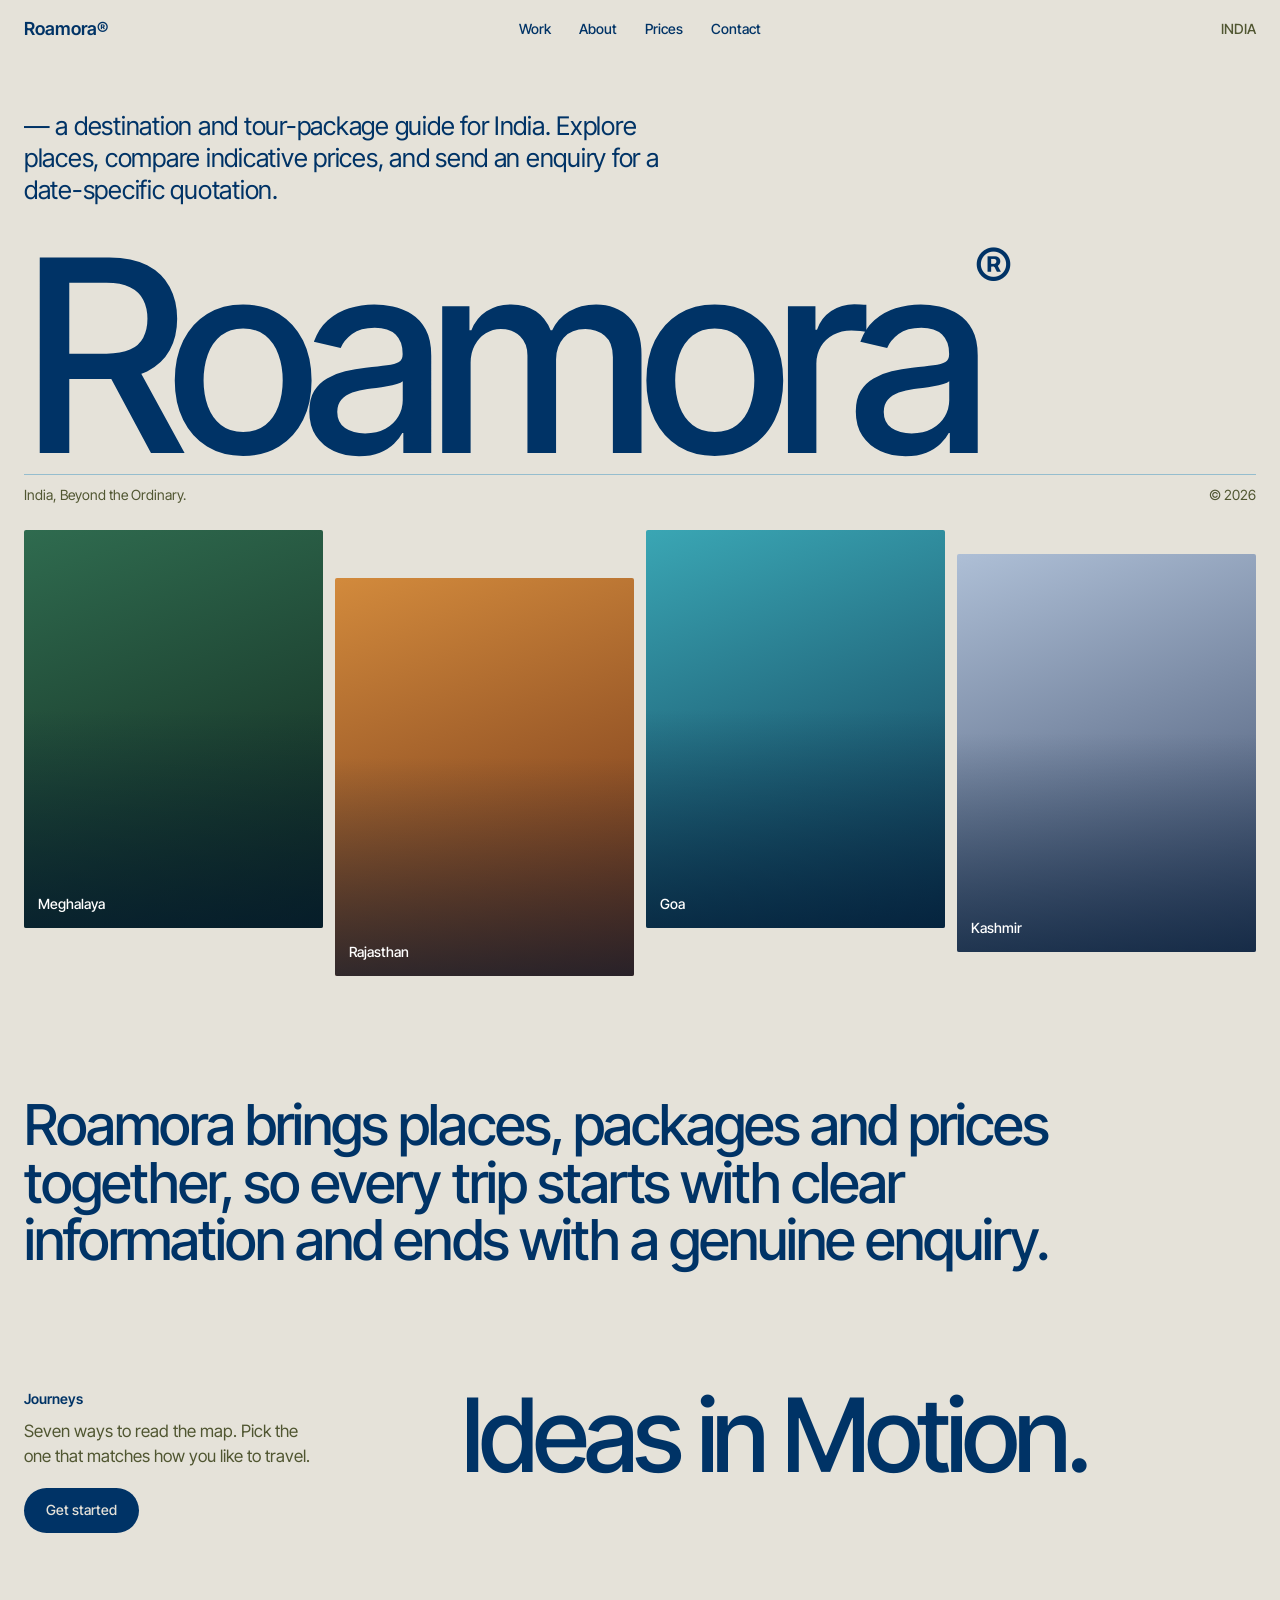
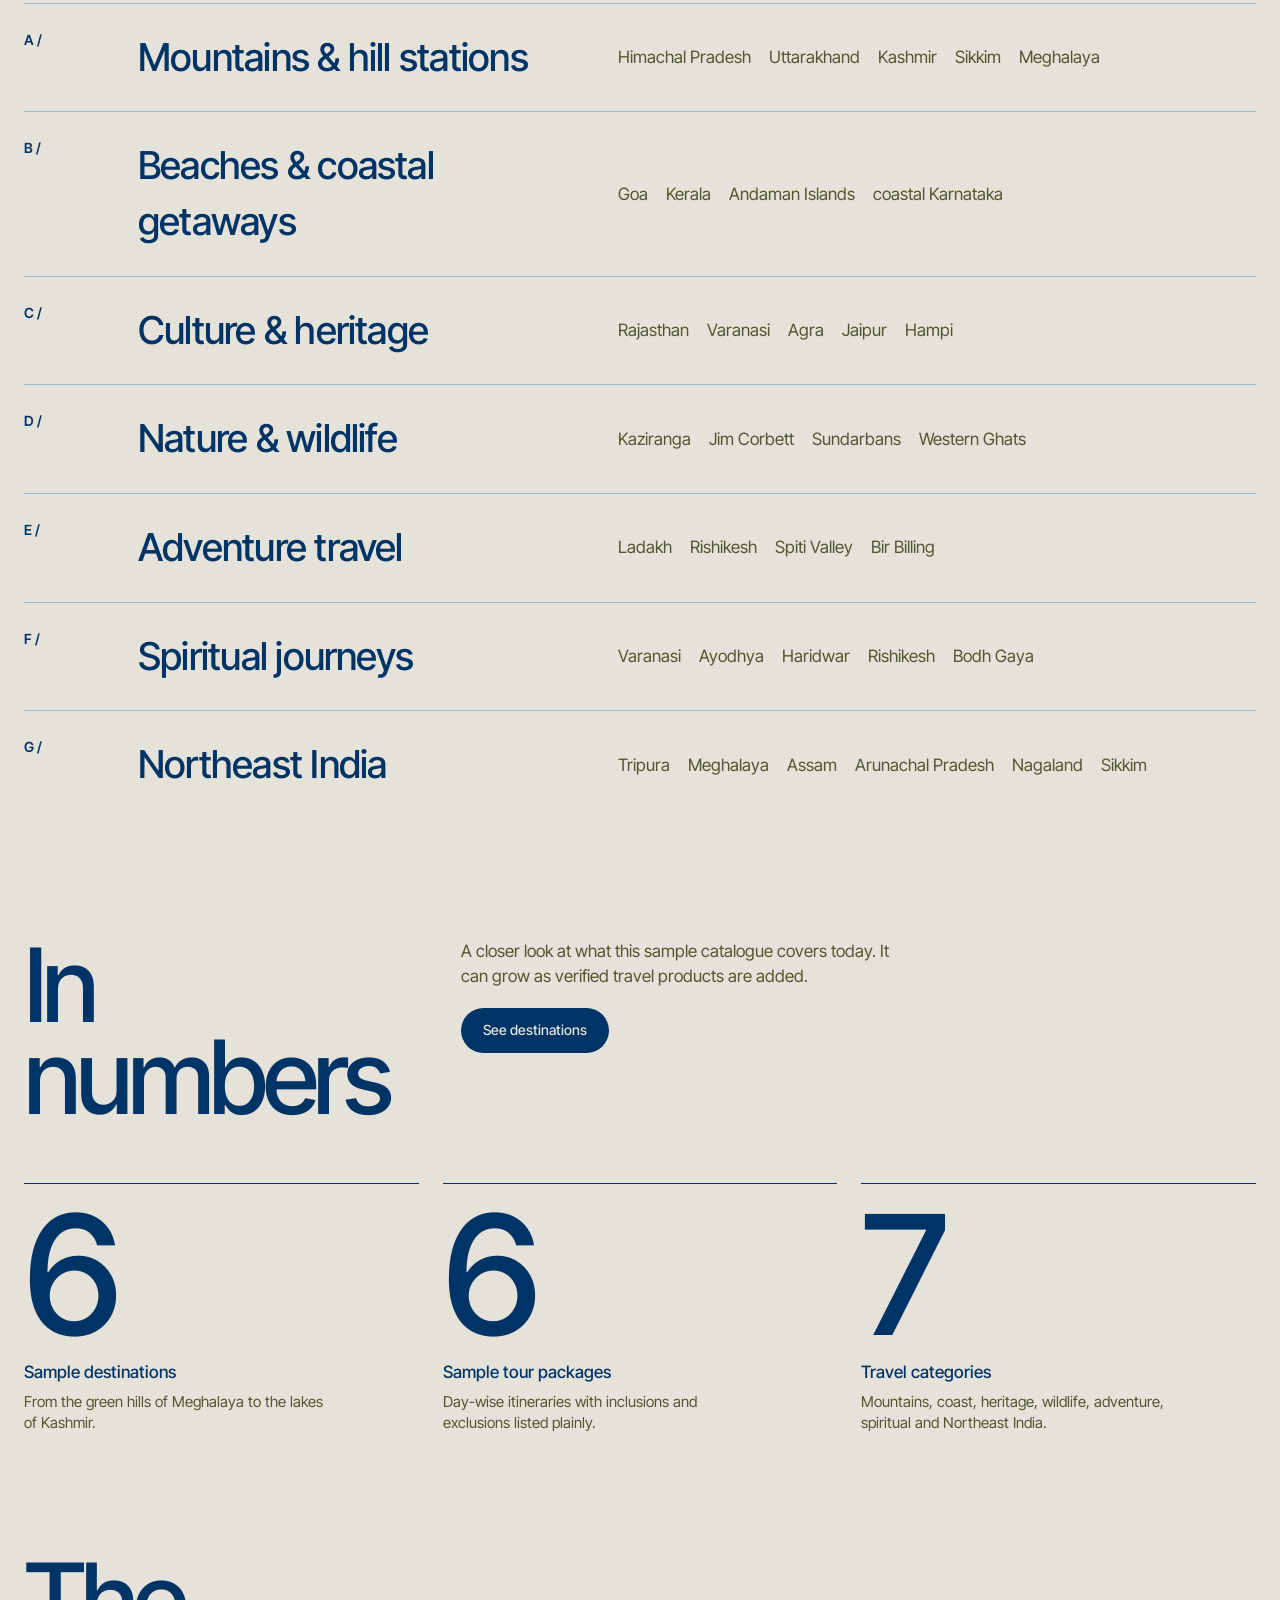
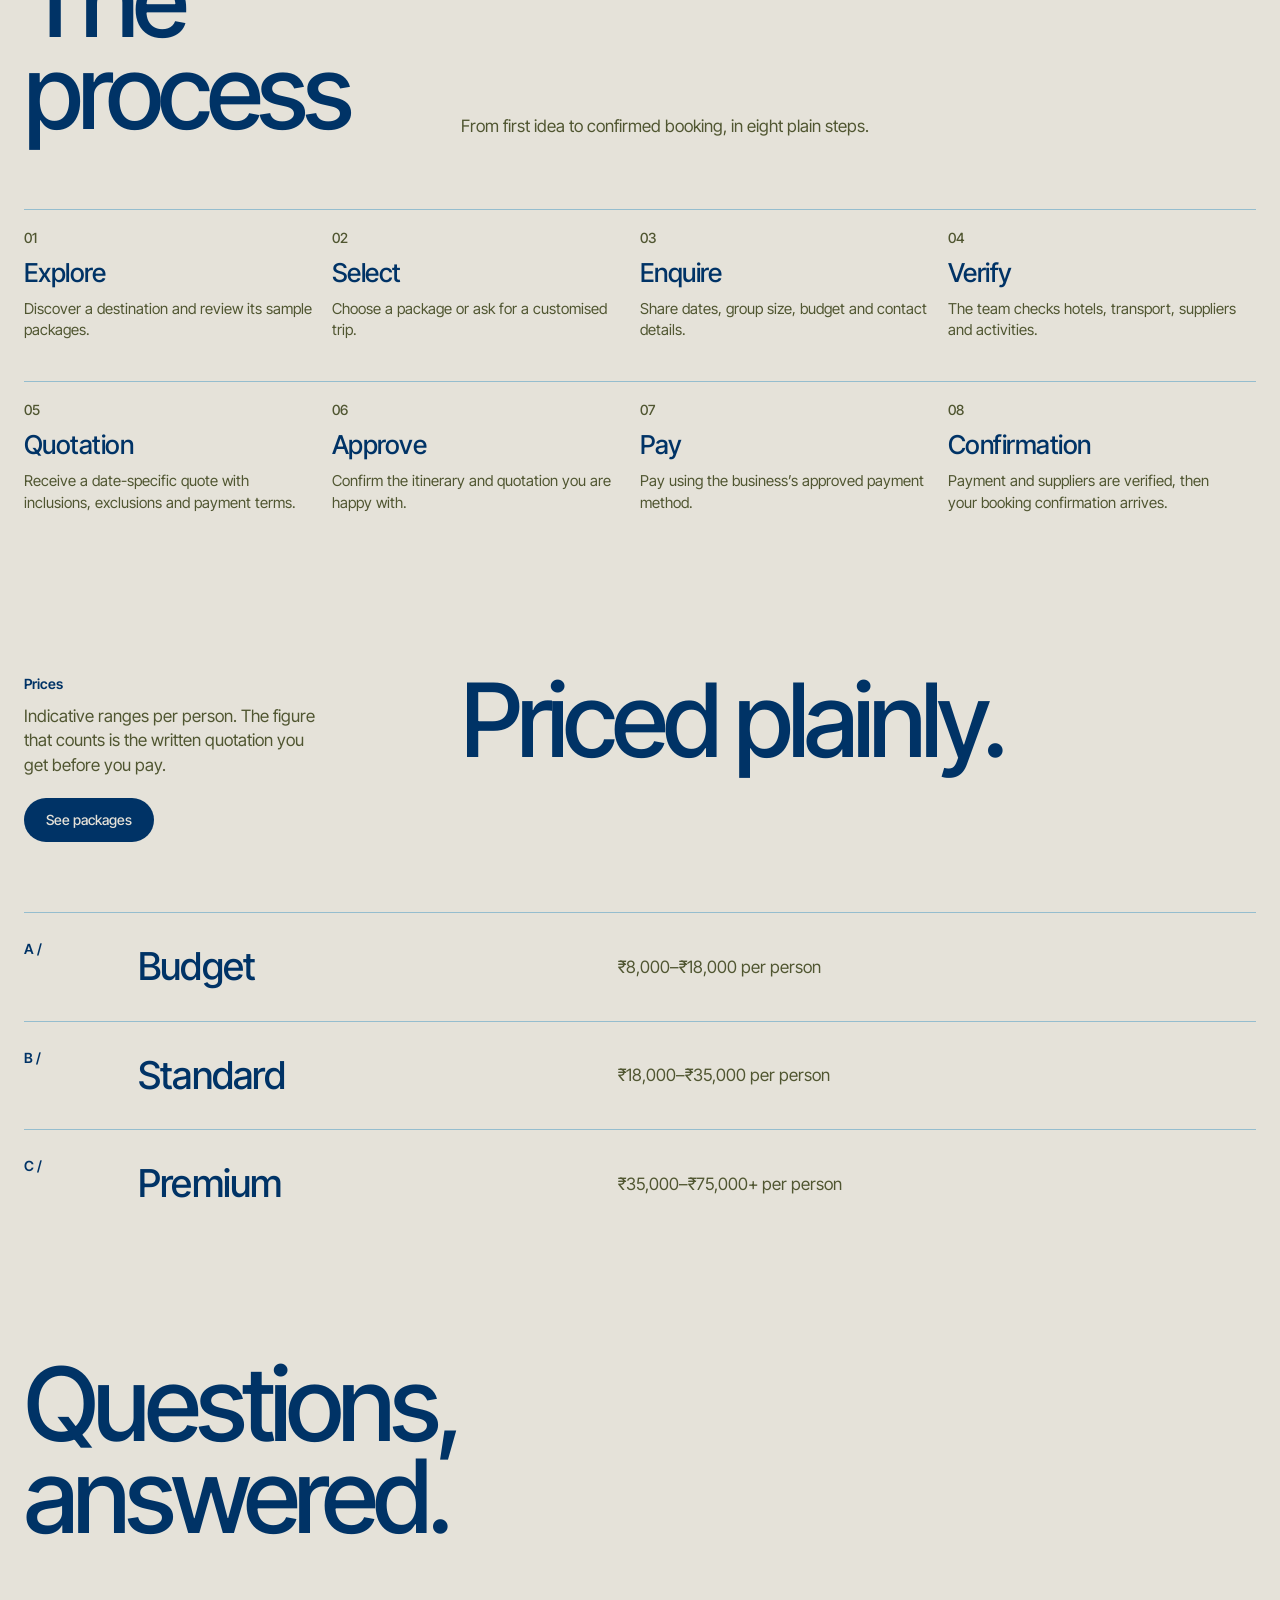
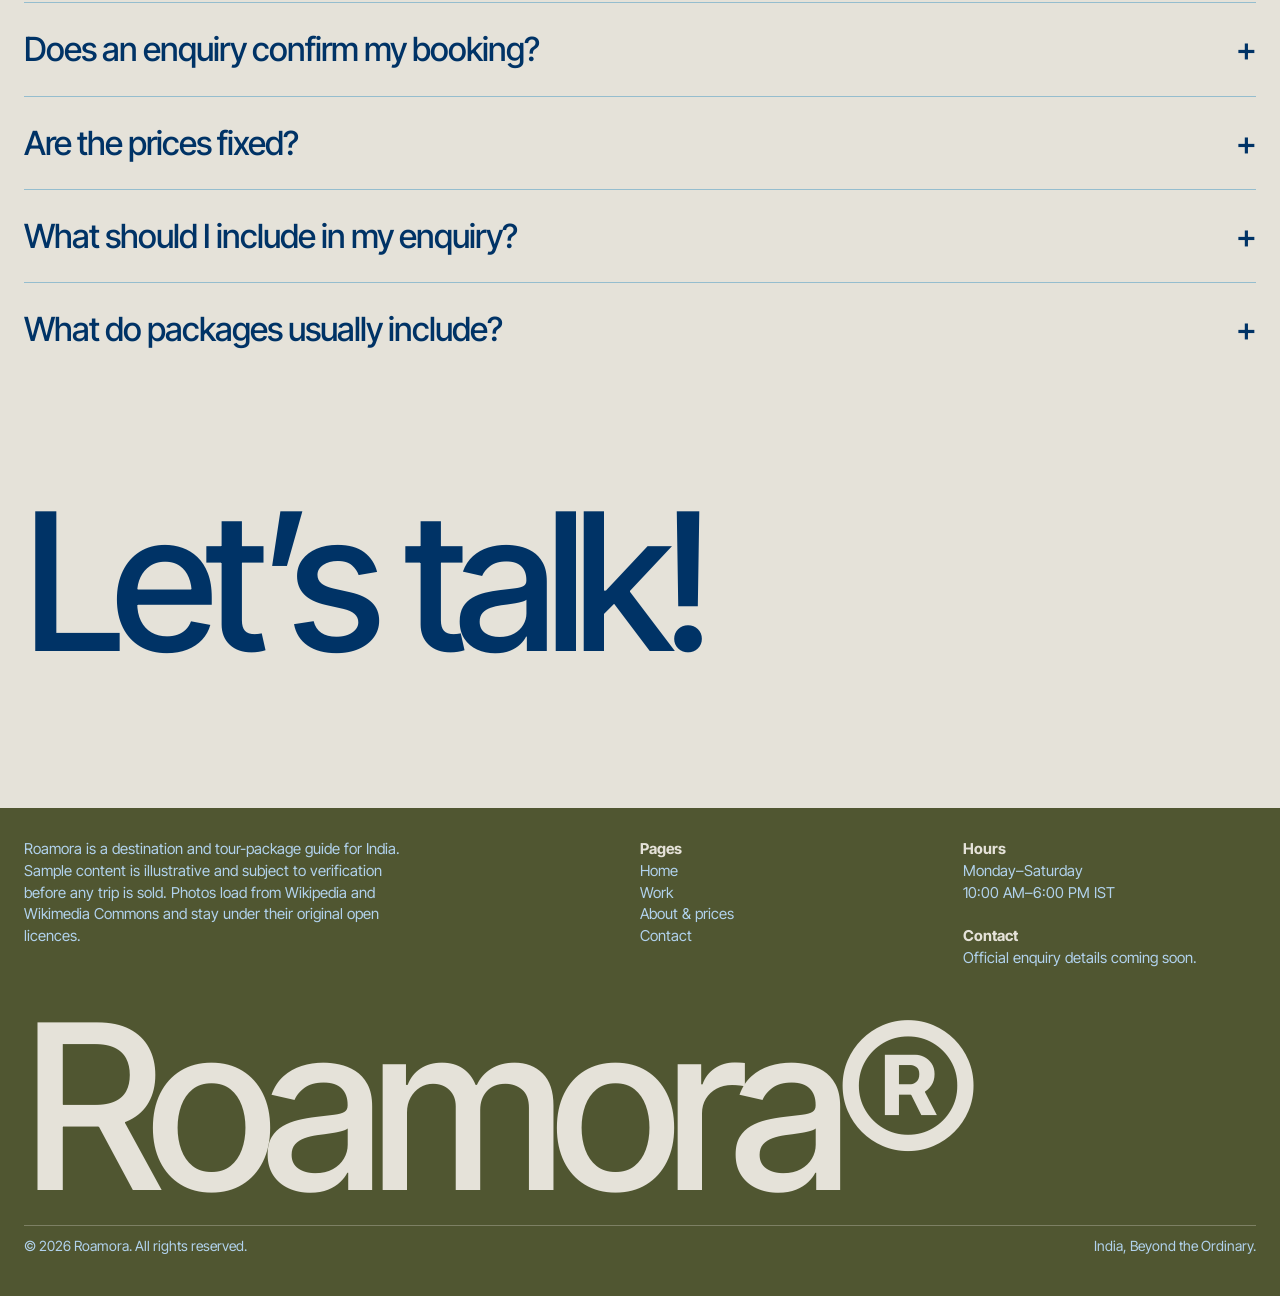
<file: index.html>
<!DOCTYPE html>
<html lang="en">
<head>
<meta charset="utf-8">
<meta name="viewport" content="width=device-width, initial-scale=1, viewport-fit=cover">
<title>Roamora® — India, Beyond the Ordinary</title>
<meta name="description" content="A destination and tour-package guide for India. Explore places, compare indicative prices and send an enquiry.">
<link rel="preconnect" href="https://fonts.googleapis.com">
<link href="https://fonts.googleapis.com/css2?family=Inter+Tight:wght@400;500;600&display=swap" rel="stylesheet">
<link rel="stylesheet" href="style.css">
</head>
<body data-p="home">
<main class="w">
<div class="hero">
<p class="i">— a destination and tour-package guide for India. Explore places, compare indicative prices, and send an enquiry for a date-specific quotation.</p>
<h1 class="mark">Roamora<sup>®</sup></h1>
<div class="yr"><span>India, Beyond the Ordinary.</span><span>© 2026</span></div>
<div class="tiles" data-t="Meghalaya,Rajasthan,Goa,Kashmir"></div>
</div>
<section><p class="statement">Roamora brings places, packages and prices together, so every trip starts with clear information and ends with a genuine enquiry.</p></section>
<section id="journeys">
<div class="row2"><div><p class="lab">Journeys</p><p class="mut" style="margin-top:10px;max-width:30ch">Seven ways to read the map. Pick the one that matches how you like to travel.</p><a class="btn" href="contacts.html">Get started</a></div><h2>Ideas in Motion.</h2></div>
<div id="cats" style="margin-top:70px"></div>
</section>
<section>
<div class="row2"><h2>In numbers</h2><div><p class="mut" style="max-width:44ch">A closer look at what this sample catalogue covers today. It can grow as verified travel products are added.</p><a class="btn" href="work.html">See destinations</a></div></div>
<div class="num">
<div><b data-n="6">0</b><span>Sample destinations</span><p>From the green hills of Meghalaya to the lakes of Kashmir.</p></div>
<div><b data-n="6">0</b><span>Sample tour packages</span><p>Day-wise itineraries with inclusions and exclusions listed plainly.</p></div>
<div><b data-n="7">0</b><span>Travel categories</span><p>Mountains, coast, heritage, wildlife, adventure, spiritual and Northeast India.</p></div>
</div>
</section>
<section id="process">
<div class="row2"><h2>The process</h2><p class="mut" style="max-width:44ch;align-self:end">From first idea to confirmed booking, in eight plain steps.</p></div>
<div class="steps" id="steps" style="margin-top:70px"></div>
</section>
<section>
<div class="row2"><div><p class="lab">Prices</p><p class="mut" style="margin-top:10px;max-width:30ch">Indicative ranges per person. The figure that counts is the written quotation you get before you pay.</p><a class="btn" href="studio.html#prices">See packages</a></div><h2>Priced plainly.</h2></div>
<div style="margin-top:70px">
<div class="cat"><span class="lab">A /</span><h3>Budget</h3><ul><li>₹8,000–₹18,000 per person</li></ul></div>
<div class="cat"><span class="lab">B /</span><h3>Standard</h3><ul><li>₹18,000–₹35,000 per person</li></ul></div>
<div class="cat"><span class="lab">C /</span><h3>Premium</h3><ul><li>₹35,000–₹75,000+ per person</li></ul></div>
</div>
</section>
<section class="faq">
<div class="row2"><h2>Questions, answered.</h2><div></div></div>
<div style="margin-top:60px">
<details><summary>Does an enquiry confirm my booking?</summary><p>No. A booking is confirmed only after the team has verified availability, accepted the booking, and completed the stated payment and confirmation process.</p></details>
<details><summary>Are the prices fixed?</summary><p>They are indicative estimates. Dates, season, hotel category, group size and supplier rates all change the final figure, which you receive in a written quotation before you pay.</p></details>
<details><summary>What should I include in my enquiry?</summary><p>Your preferred destination, travel dates, group size and approximate budget. That is enough for the team to reply with a relevant proposal.</p></details>
<details><summary>What do packages usually include?</summary><p>Double-sharing accommodation, breakfast, road transfers as specified and basic trip coordination. Flights, long-distance train tickets, most lunches and dinners, entry fees and optional activities are excluded unless listed.</p></details>
</div>
</section>
<section><a class="cta" href="contacts.html">Let’s talk!</a></section>
</main>
<script src="data.js"></script>
<script src="site.js"></script>
</body>
</html>
</file>
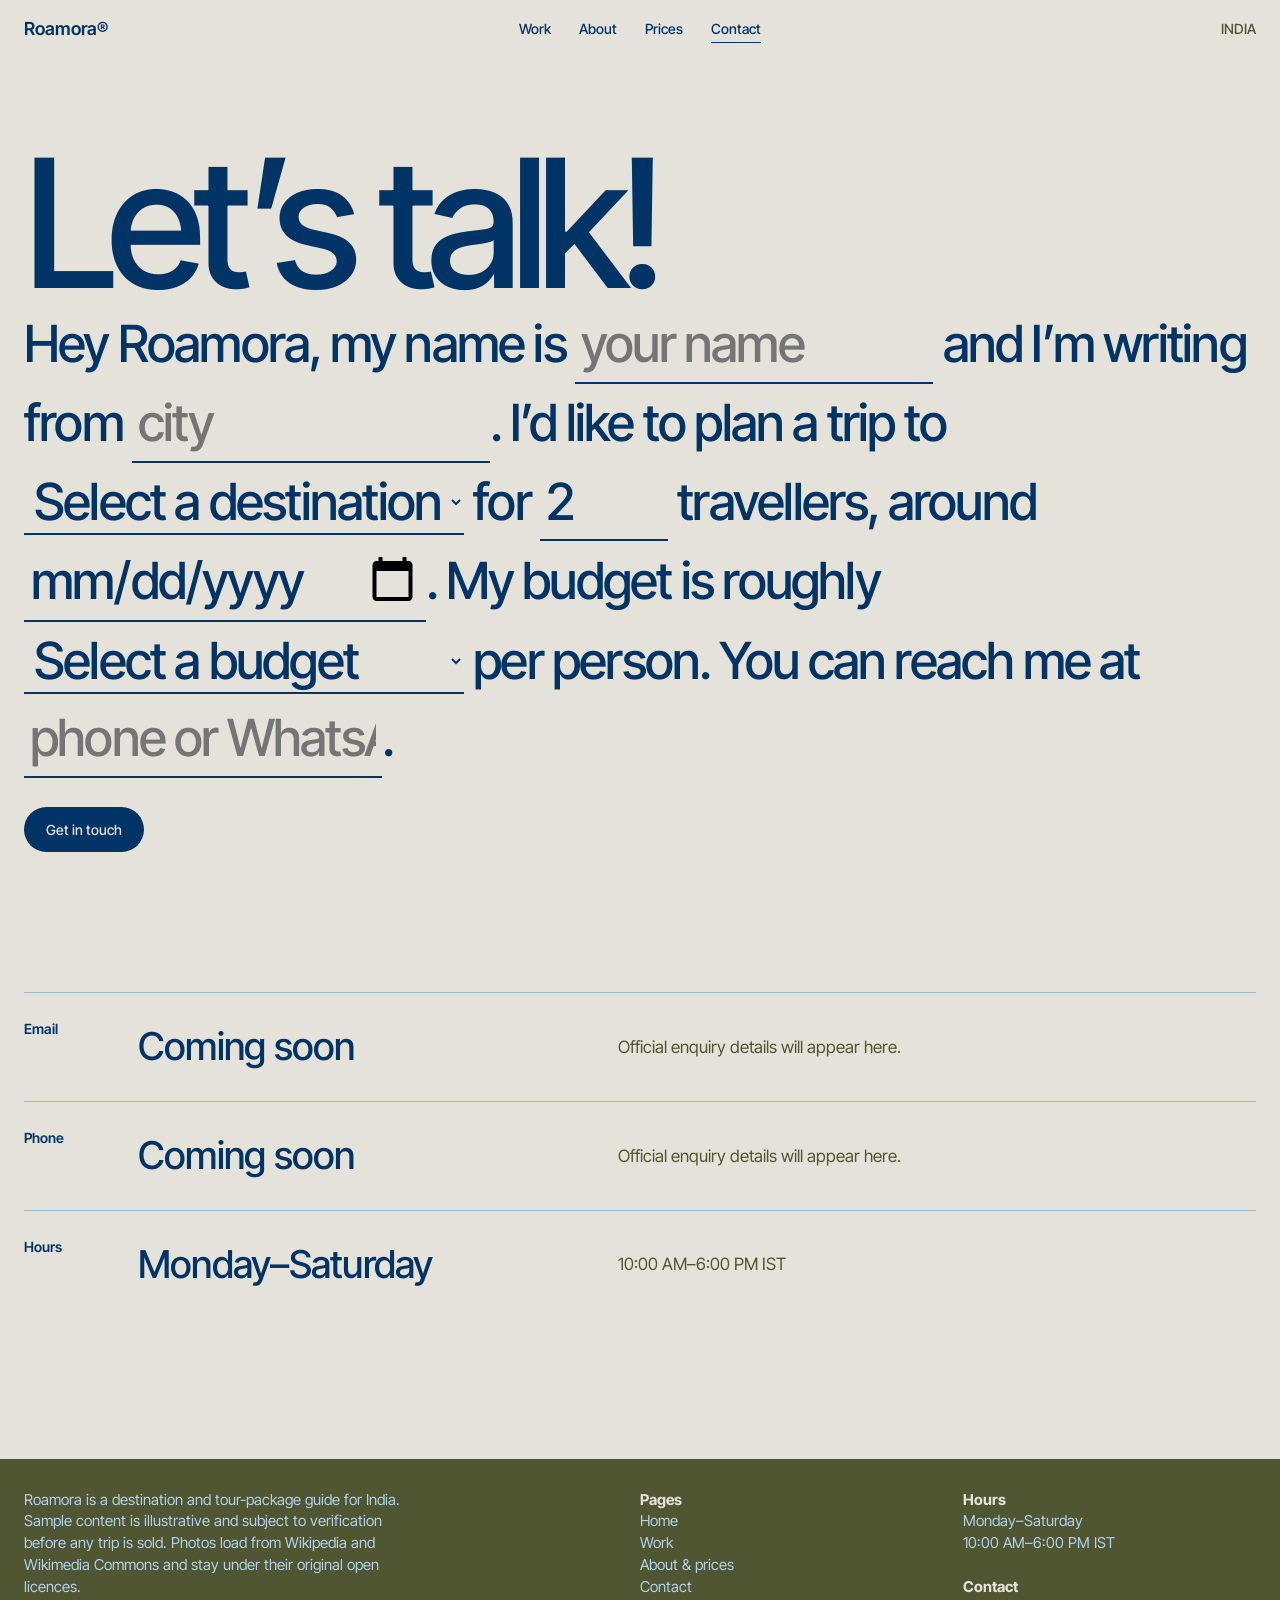
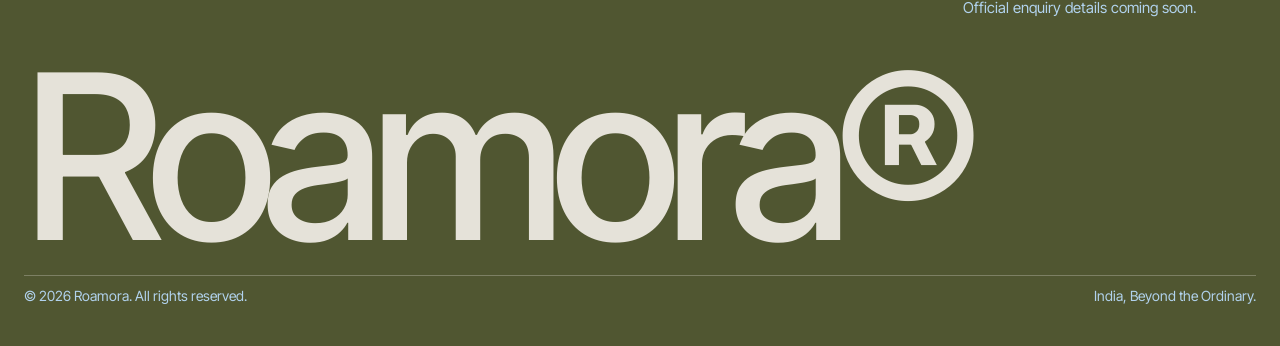
<file: contacts.html>
<!DOCTYPE html>
<html lang="en">
<head>
<meta charset="utf-8">
<meta name="viewport" content="width=device-width, initial-scale=1, viewport-fit=cover">
<title>Let’s talk — Roamora®</title>
<meta name="description" content="Send Roamora an enquiry for a date-specific quotation.">
<link rel="preconnect" href="https://fonts.googleapis.com">
<link href="https://fonts.googleapis.com/css2?family=Inter+Tight:wght@400;500;600&display=swap" rel="stylesheet">
<link rel="stylesheet" href="style.css">
</head>
<body data-p="contacts">
<main class="w">
<div class="hero">
<h1 class="mark" style="font-size:clamp(48px,14vw,260px)">Let’s talk!</h1>
<form class="mad" id="f">
Hey Roamora, my name is <input required aria-label="Your name" placeholder="your name"> and I’m writing from <input required aria-label="Your city" placeholder="city">. I’d like to plan a trip to
<select required aria-label="Destination"><option value="">Select a destination</option></select>
for <input type="number" min="1" value="2" style="width:2.5em" aria-label="Travellers"> travellers, around
<input type="date" aria-label="Preferred date" style="width:auto">. My budget is roughly
<select required aria-label="Budget per person"><option value="">Select a budget</option><option>₹8,000–₹18,000</option><option>₹18,000–₹35,000</option><option>₹35,000–₹75,000+</option></select> per person. You can reach me at <input required aria-label="Phone or WhatsApp" placeholder="phone or WhatsApp">.
<br><button class="btn" type="submit">Get in touch</button>
<p class="ok" id="ok" role="status"></p>
</form>
</div>
<section>
<div class="cat"><span class="lab">Email</span><h3>Coming soon</h3><ul><li>Official enquiry details will appear here.</li></ul></div>
<div class="cat"><span class="lab">Phone</span><h3>Coming soon</h3><ul><li>Official enquiry details will appear here.</li></ul></div>
<div class="cat"><span class="lab">Hours</span><h3>Monday–Saturday</h3><ul><li>10:00 AM–6:00 PM IST</li></ul></div>
</section>
</main>
<script src="data.js"></script>
<script src="site.js"></script>
</body>
</html>
</file>
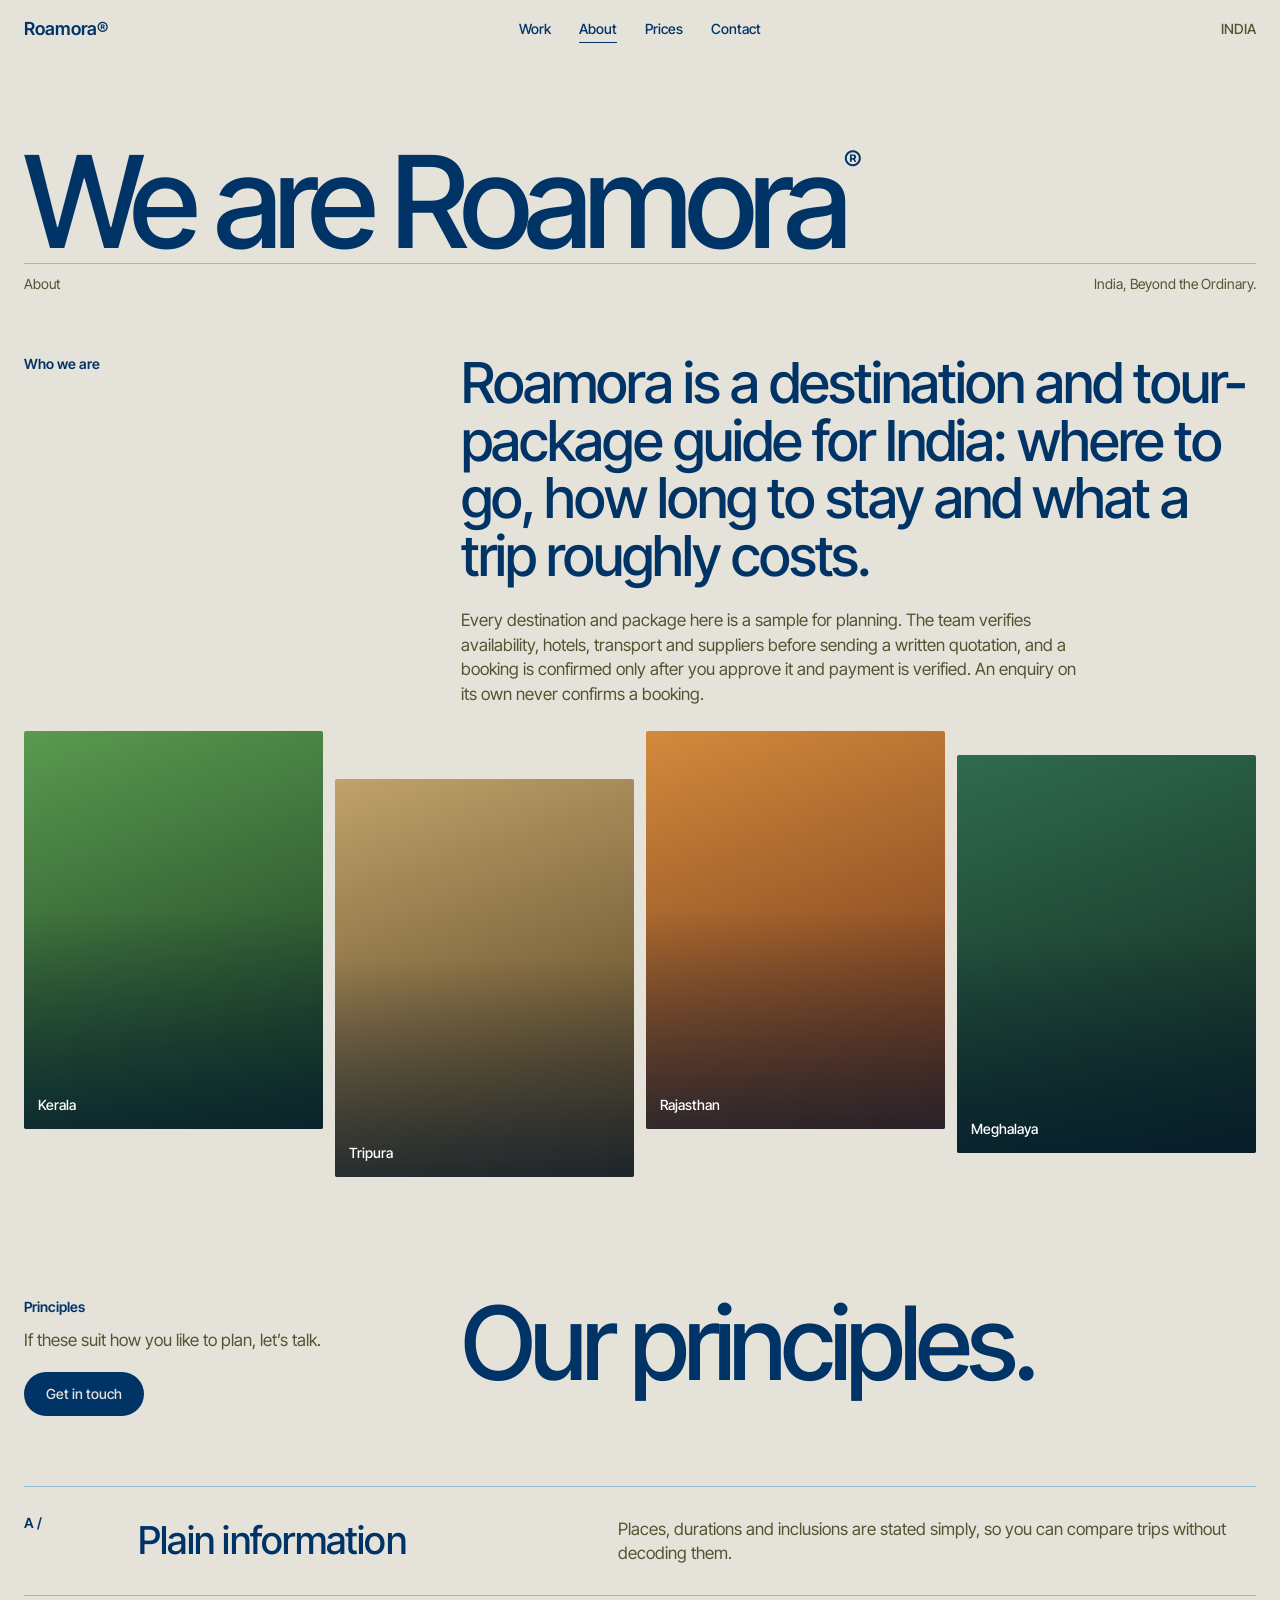
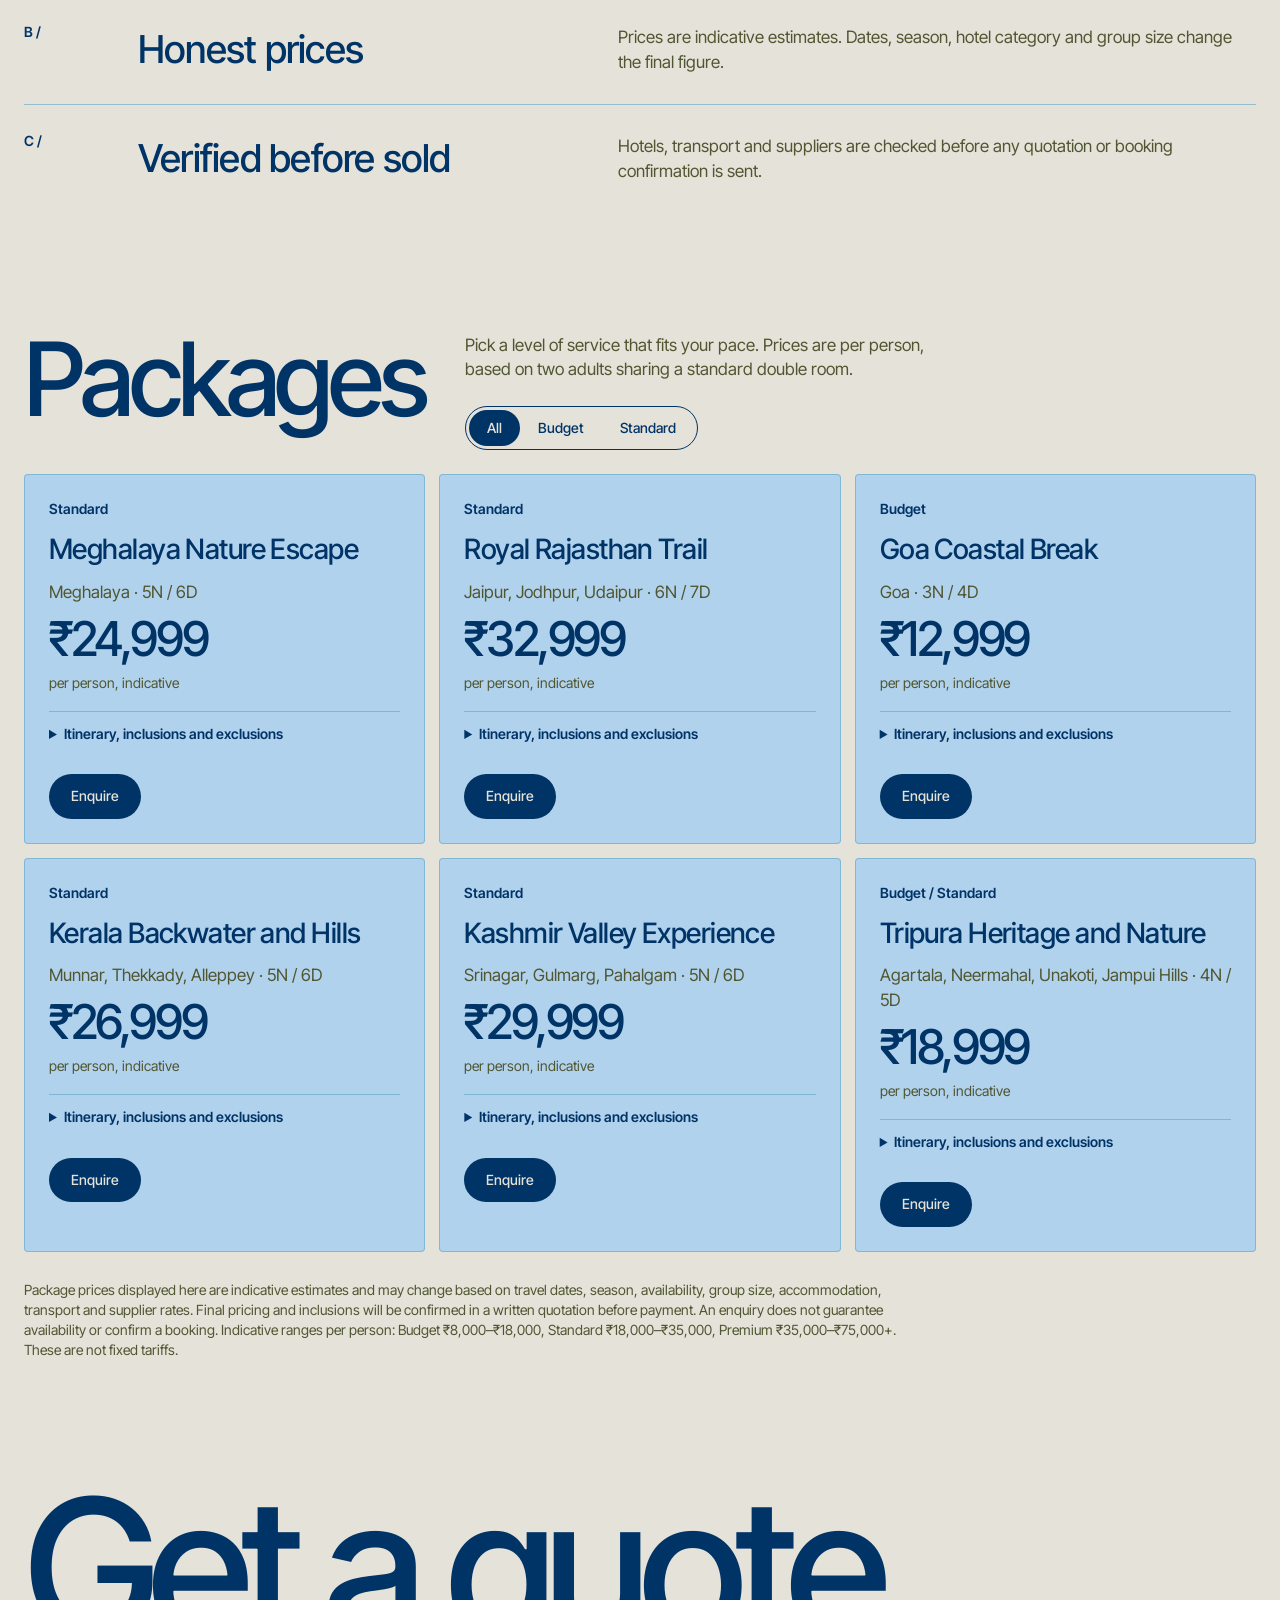
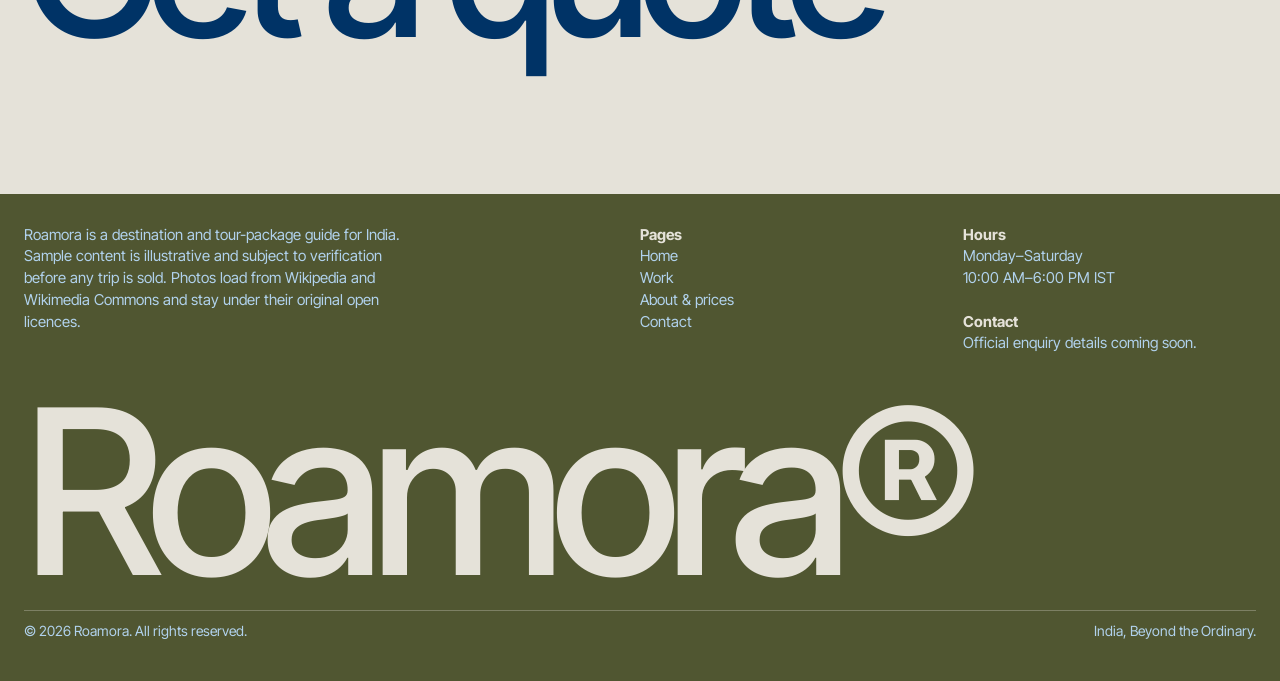
<file: studio.html>
<!DOCTYPE html>
<html lang="en">
<head>
<meta charset="utf-8">
<meta name="viewport" content="width=device-width, initial-scale=1, viewport-fit=cover">
<title>About & prices — Roamora®</title>
<meta name="description" content="About Roamora and its indicative package prices for India.">
<link rel="preconnect" href="https://fonts.googleapis.com">
<link href="https://fonts.googleapis.com/css2?family=Inter+Tight:wght@400;500;600&display=swap" rel="stylesheet">
<link rel="stylesheet" href="style.css">
</head>
<body data-p="studio">
<main class="w">
<div class="hero" id="about">
<h1 class="mark" style="font-size:clamp(36px,10vw,190px)">We are Roamora<sup>®</sup></h1>
<div class="yr"><span>About</span><span>India, Beyond the Ordinary.</span></div>
<div class="row2" style="margin-top:60px"><p class="lab">Who we are</p><div><p class="statement">Roamora is a destination and tour-package guide for India: where to go, how long to stay and what a trip roughly costs.</p><p class="mut" style="margin-top:24px;max-width:62ch">Every destination and package here is a sample for planning. The team verifies availability, hotels, transport and suppliers before sending a written quotation, and a booking is confirmed only after you approve it and payment is verified. An enquiry on its own never confirms a booking.</p></div></div>
<div class="tiles" data-t="Kerala,Tripura,Rajasthan,Meghalaya"></div>
</div>
<section>
<div class="row2"><div><p class="lab">Principles</p><p class="mut" style="margin-top:10px;max-width:30ch">If these suit how you like to plan, let’s talk.</p><a class="btn" href="contacts.html">Get in touch</a></div><h2>Our principles.</h2></div>
<div style="margin-top:70px">
<div class="cat"><span class="lab">A /</span><h3>Plain information</h3><ul><li>Places, durations and inclusions are stated simply, so you can compare trips without decoding them.</li></ul></div>
<div class="cat"><span class="lab">B /</span><h3>Honest prices</h3><ul><li>Prices are indicative estimates. Dates, season, hotel category and group size change the final figure.</li></ul></div>
<div class="cat"><span class="lab">C /</span><h3>Verified before sold</h3><ul><li>Hotels, transport and suppliers are checked before any quotation or booking confirmation is sent.</li></ul></div>
</div>
</section>
<section id="prices">
<div class="row2"><h2>Packages</h2><div><p class="mut" style="max-width:48ch">Pick a level of service that fits your pace. Prices are per person, based on two adults sharing a standard double room.</p><div class="tog" role="group" aria-label="Package category"><button aria-pressed="true" data-f="All">All</button><button aria-pressed="false" data-f="Budget">Budget</button><button aria-pressed="false" data-f="Standard">Standard</button></div></div></div>
<div class="pk" id="pk"></div>
<p class="note">Package prices displayed here are indicative estimates and may change based on travel dates, season, availability, group size, accommodation, transport and supplier rates. Final pricing and inclusions will be confirmed in a written quotation before payment. An enquiry does not guarantee availability or confirm a booking. Indicative ranges per person: Budget ₹8,000–₹18,000, Standard ₹18,000–₹35,000, Premium ₹35,000–₹75,000+. These are not fixed tariffs.</p>
</section>
<section><a class="cta" href="contacts.html">Get a quote</a></section>
</main>
<script src="data.js"></script>
<script src="site.js"></script>
</body>
</html>
</file>
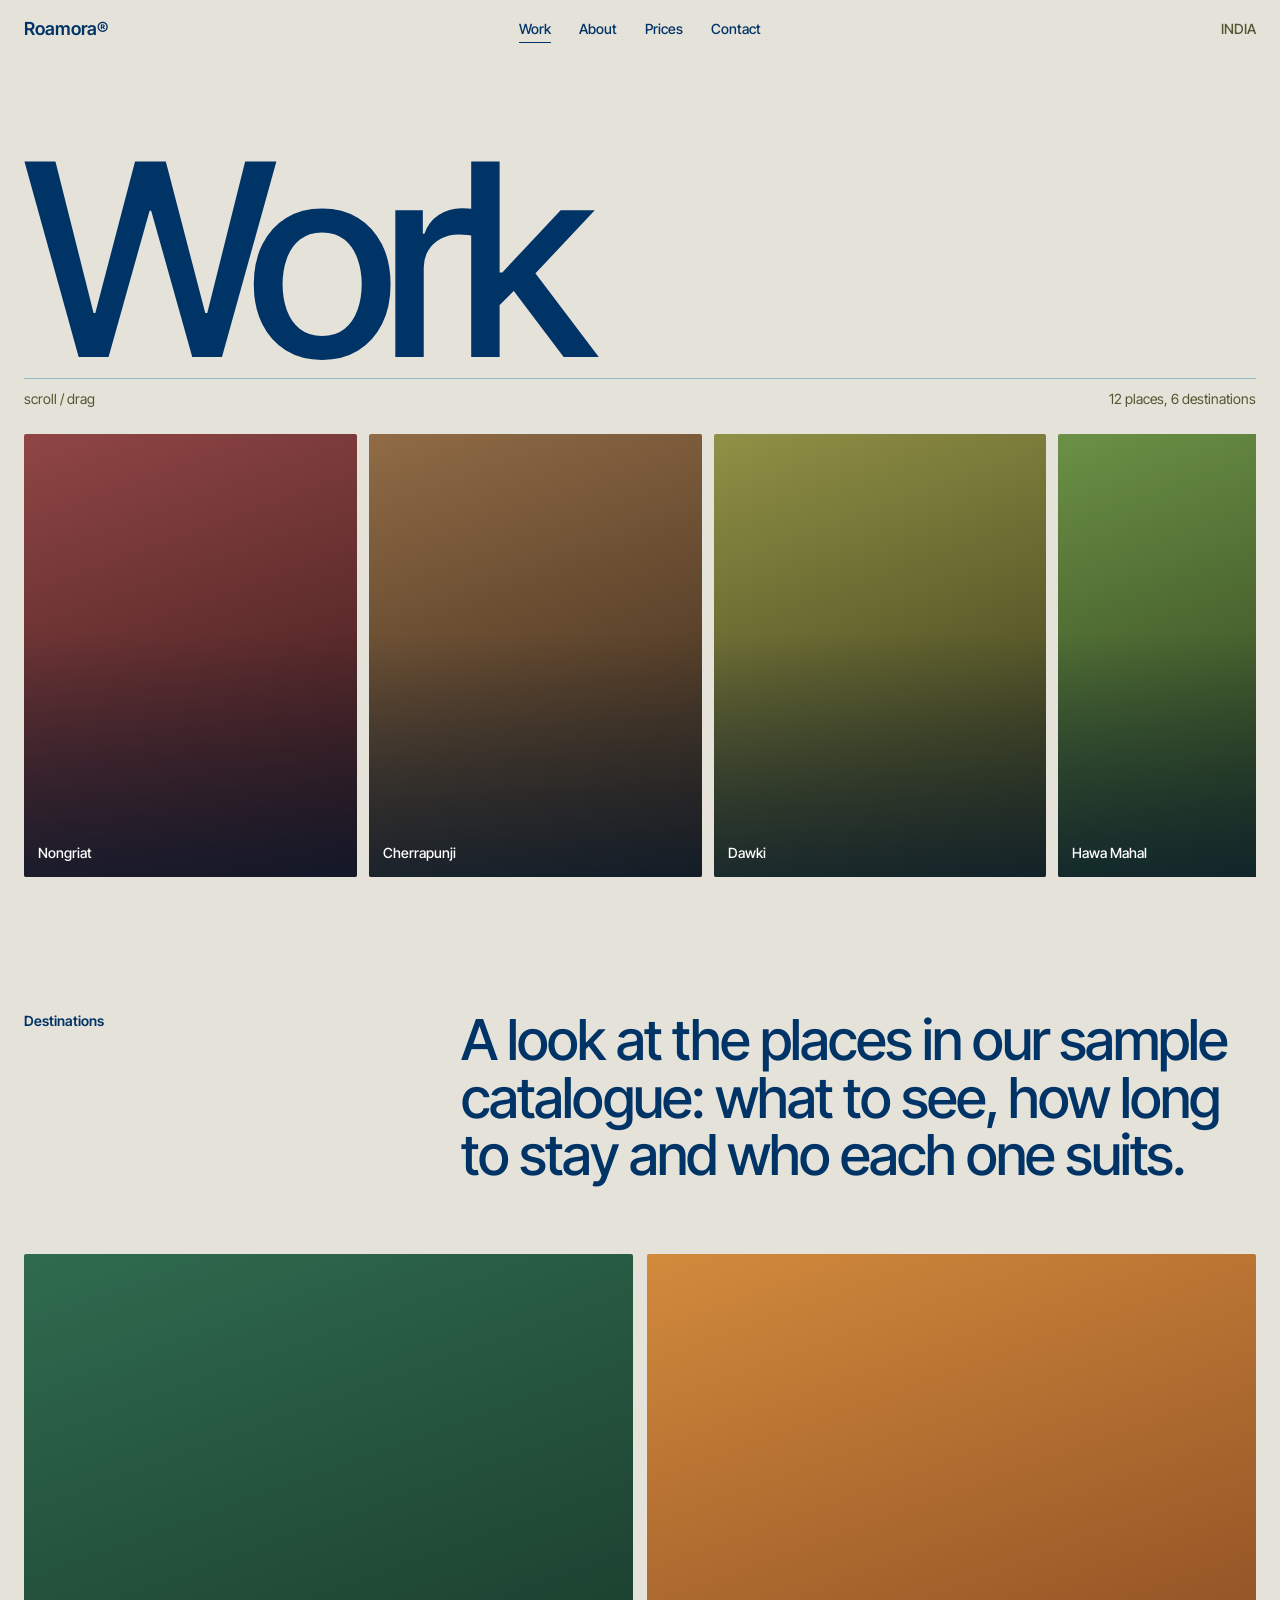
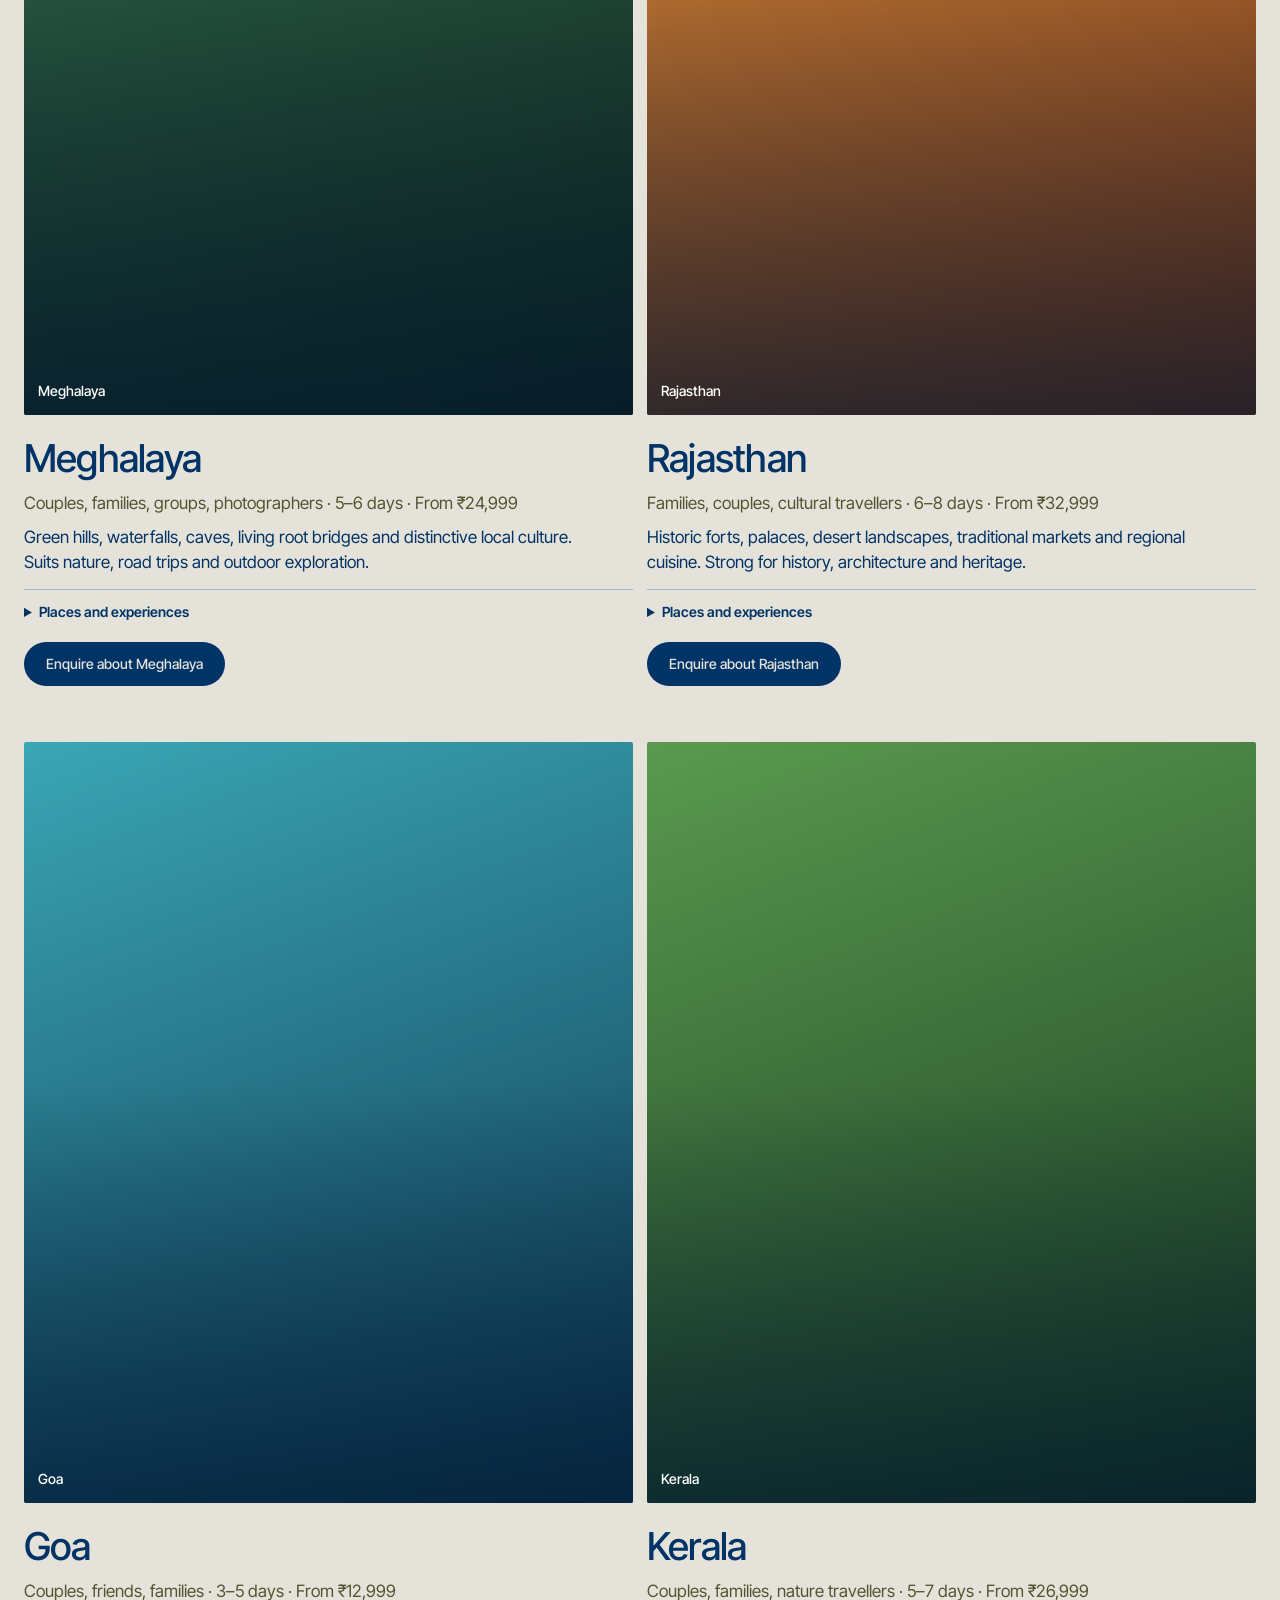
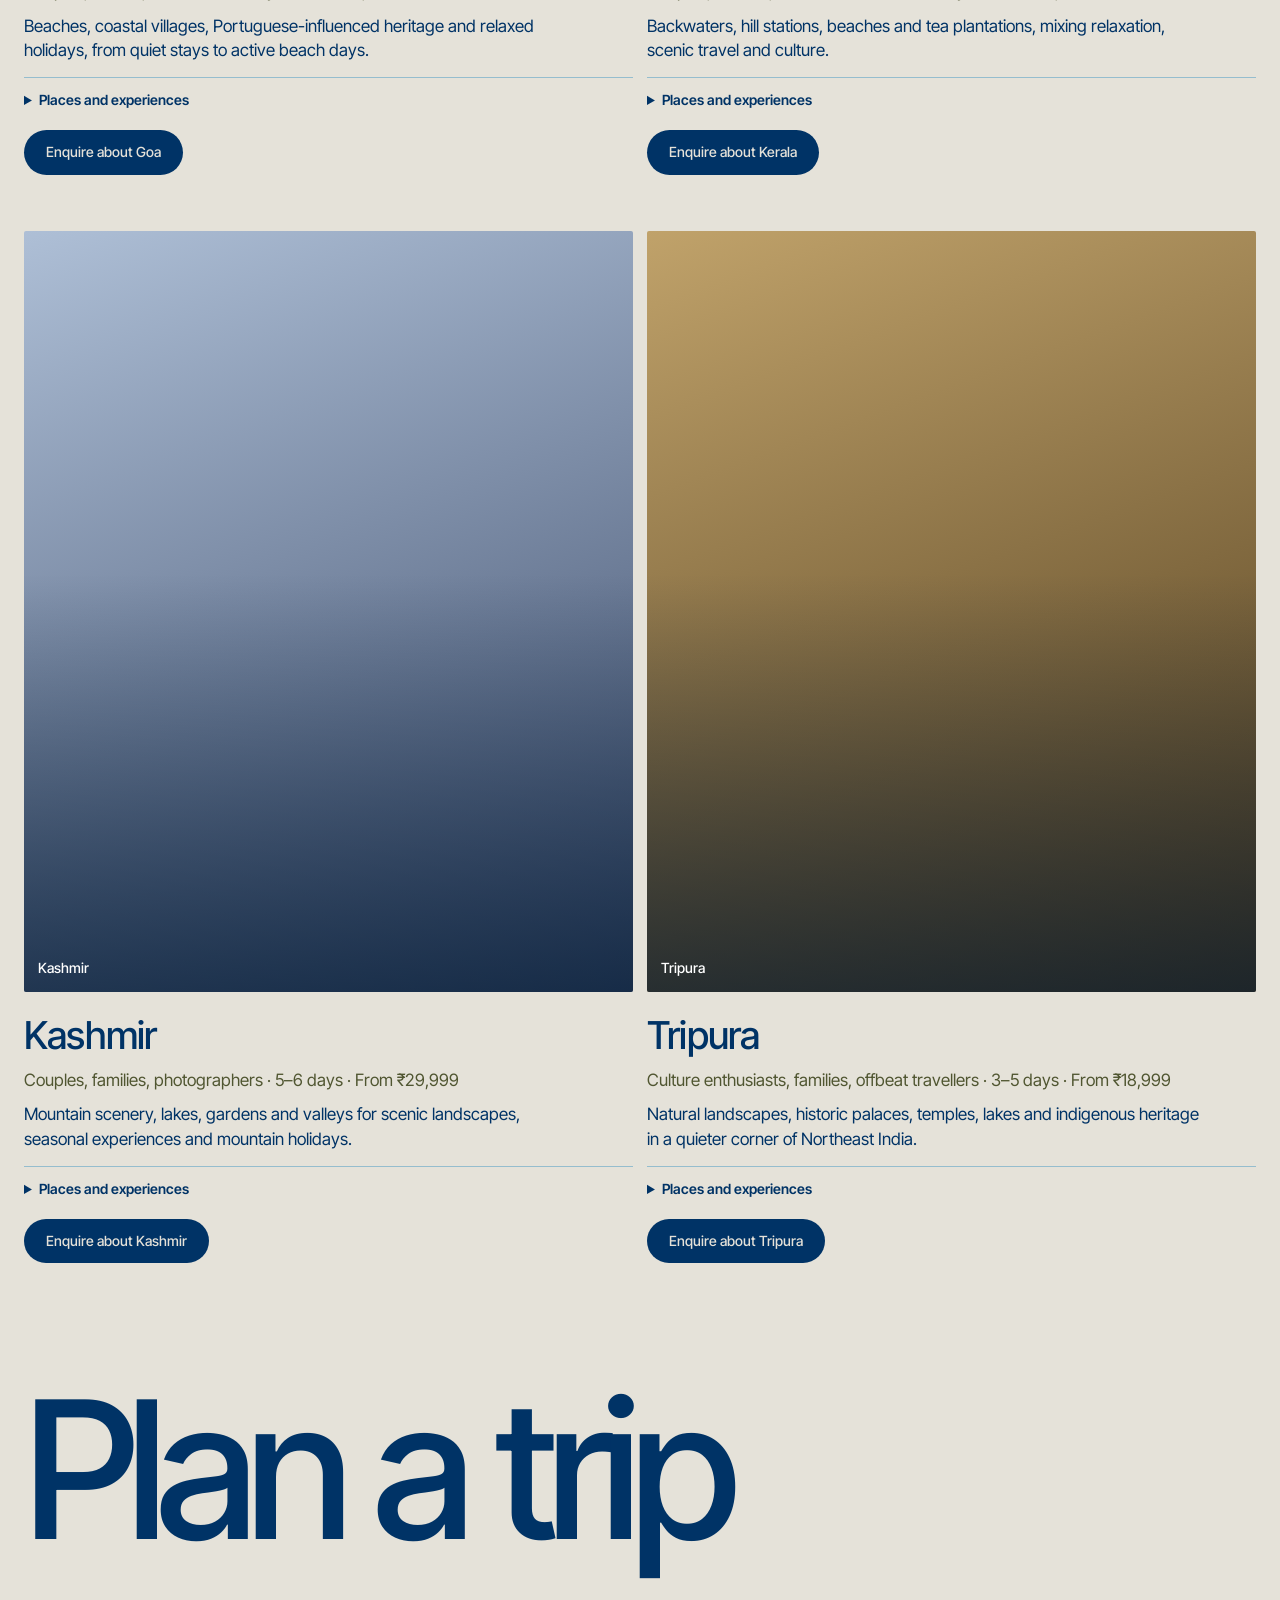
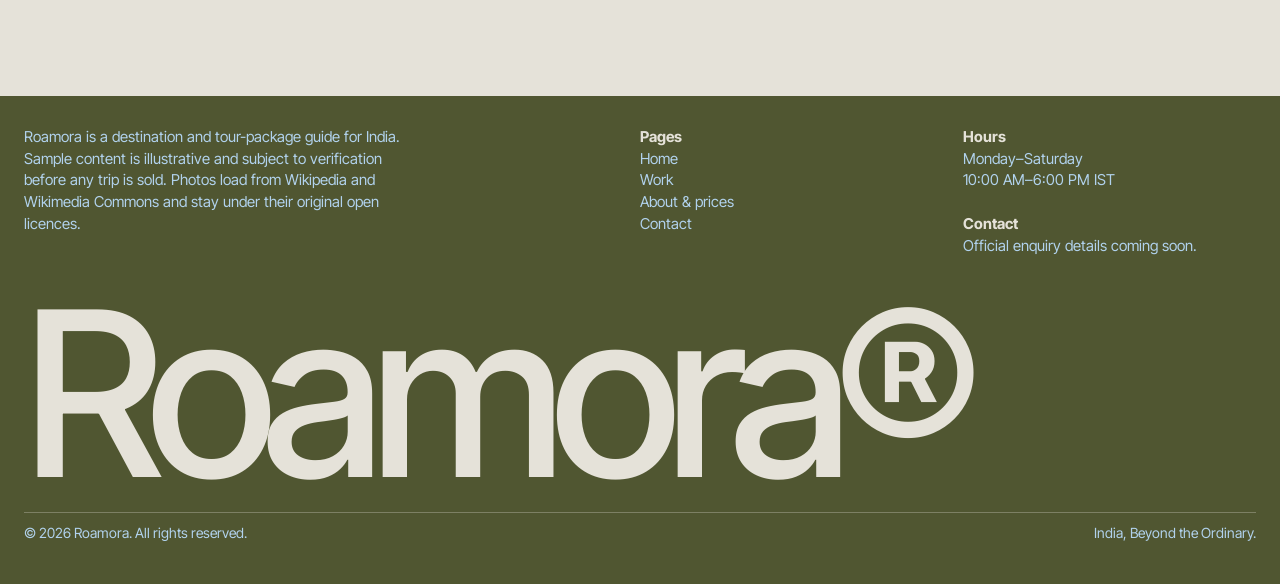
<file: work.html>
<!DOCTYPE html>
<html lang="en">
<head>
<meta charset="utf-8">
<meta name="viewport" content="width=device-width, initial-scale=1, viewport-fit=cover">
<title>Work — Roamora®</title>
<meta name="description" content="Destinations and photos from Roamora, a tour-package guide for India.">
<link rel="preconnect" href="https://fonts.googleapis.com">
<link href="https://fonts.googleapis.com/css2?family=Inter+Tight:wght@400;500;600&display=swap" rel="stylesheet">
<link rel="stylesheet" href="style.css">
</head>
<body data-p="work">
<main class="w">
<div class="hero">
<h1 class="mark">Work</h1>
<div class="yr"><span>scroll / drag</span><span>12 places, 6 destinations</span></div>
<div class="strip" id="strip" tabindex="0" aria-label="Photo gallery"></div>
</div>
<section>
<div class="row2"><p class="lab">Destinations</p><p class="statement">A look at the places in our sample catalogue: what to see, how long to stay and who each one suits.</p></div>
<div class="wk" id="wk"></div>
</section>
<section><a class="cta" href="contacts.html">Plan a trip</a></section>
</main>
<script src="data.js"></script>
<script src="site.js"></script>
</body>
</html>
</file>
<file: style.css>
:root{--navy:#003366;--steel:#61A5C8;--sky:#B1D2ED;--cream:#E5E2D9;--olive:#505631;--bg:var(--cream);--ink:var(--navy);--mute:var(--olive);--line:rgba(97,165,200,.6);--card:var(--sky);color-scheme:light;box-sizing:border-box;padding-top:env(safe-area-inset-top,0px);padding-bottom:env(safe-area-inset-bottom,0px)}
@media (prefers-color-scheme:dark){:root:not([data-theme="light"]){--bg:var(--navy);--ink:var(--cream);--mute:var(--sky);--line:rgba(97,165,200,.5);--card:rgba(177,210,237,.09);color-scheme:dark}}
:root[data-theme="dark"]{--bg:var(--navy);--ink:var(--cream);--mute:var(--sky);--line:rgba(97,165,200,.5);--card:rgba(177,210,237,.09);color-scheme:dark}
*{box-sizing:border-box;margin:0}
html{scroll-behavior:smooth;scroll-padding-top:calc(env(safe-area-inset-top,0px) + 70px)}
body{background:var(--bg);color:var(--ink);font:400 17px/1.45 "Inter Tight",system-ui,-apple-system,"Helvetica Neue",Arial,sans-serif;-webkit-font-smoothing:antialiased;overflow-x:hidden}
body::before{content:"";position:fixed;inset:0 0 auto;height:env(safe-area-inset-top,0px);background:var(--bg);z-index:30}
a{color:inherit;text-decoration:none}
button,select,input{font:inherit;color:inherit}
:focus-visible{outline:2px solid var(--ink);outline-offset:3px}
.w{padding:0 24px;max-width:1600px;margin:0 auto}
header{position:fixed;top:0;left:0;right:0;z-index:20;padding:calc(env(safe-area-inset-top,0px) + 16px) 24px 14px;background:var(--bg);display:grid;grid-template-columns:1fr auto 1fr;align-items:center;font-size:14px;font-weight:500}
header nav{display:flex;gap:28px}
header .logo{font-weight:600;font-size:18px}
header .r{justify-self:end;display:flex;gap:24px}
.menu{display:none;background:none;border:0;cursor:pointer}
@media(max-width:760px){header nav,header .loc{display:none}.menu{display:block}header{grid-template-columns:1fr auto}}
#ov{position:fixed;inset:0;z-index:40;background:var(--ink);color:var(--bg);display:none;flex-direction:column;justify-content:center;padding:24px;gap:6px}
#ov.on{display:flex}#ov a{font-size:12vw;font-weight:500;letter-spacing:-.04em;line-height:1}
#ov button{position:absolute;top:calc(env(safe-area-inset-top,0px) + 16px);right:24px;background:none;border:0;color:inherit;cursor:pointer}
.hero{padding-top:110px}
.hero p.i{max-width:640px;font-size:clamp(18px,2vw,26px);line-height:1.25;letter-spacing:-.01em}
.mark{font-size:clamp(70px,21vw,360px);font-weight:500;letter-spacing:-.06em;line-height:.82;margin:40px 0 8px;white-space:nowrap}
.mark sup{font-size:.22em;vertical-align:top;letter-spacing:0}
.yr{display:flex;justify-content:space-between;font-size:14px;color:var(--mute);border-top:1px solid var(--line);padding-top:10px}
.tiles{display:grid;grid-template-columns:repeat(4,1fr);gap:12px;margin-top:24px}
.tile{aspect-ratio:3/4;border-radius:2px;display:flex;align-items:flex-end;padding:14px;color:#fff;font-size:14px;font-weight:500}
.tile:nth-child(2){margin-top:48px}.tile:nth-child(4){margin-top:24px}
@media(max-width:700px){.tiles{grid-template-columns:repeat(2,1fr)}.tile:nth-child(n){margin-top:0}}
section{padding:120px 0 0}
h2{font-size:clamp(40px,8vw,128px);font-weight:500;letter-spacing:-.05em;line-height:.9}
h3{font-weight:500;letter-spacing:-.02em}
.lab{font-size:14px;font-weight:600}
.mut{color:var(--mute)}
.statement{font-size:clamp(26px,4.4vw,64px);letter-spacing:-.035em;line-height:1.02;font-weight:500;max-width:1150px}
.row2{display:grid;grid-template-columns:1fr 2fr;gap:40px}
@media(max-width:800px){.row2{grid-template-columns:1fr;gap:20px}}
.btn{display:inline-block;background:var(--ink);color:var(--bg);padding:12px 22px;border-radius:99px;font-size:14px;font-weight:500;border:0;cursor:pointer;margin-top:20px}
.cat{display:grid;grid-template-columns:90px 1fr 1.4fr;gap:24px;border-top:1px solid var(--line);padding:26px 0}
.cat h3{font-size:clamp(24px,3vw,42px)}
.cat ul{list-style:none;padding:0;display:flex;flex-wrap:wrap;gap:6px 18px;color:var(--mute);align-self:center}
@media(max-width:800px){.cat{grid-template-columns:50px 1fr}.cat ul{grid-column:2}}
.num{display:grid;grid-template-columns:repeat(3,1fr);gap:24px;margin-top:60px}
.num div{border-top:1px solid var(--ink);padding-top:16px}
.num b{display:block;font-size:clamp(70px,13vw,200px);font-weight:500;letter-spacing:-.07em;line-height:.9}
.num span{display:block;margin-top:10px;font-weight:500}.num p{color:var(--mute);margin-top:6px;max-width:34ch;font-size:15px}
@media(max-width:800px){.num{grid-template-columns:1fr}}
.dest{border-top:1px solid var(--line)}
.dest summary{list-style:none;cursor:pointer;display:grid;grid-template-columns:2fr 2fr 1fr 1fr;gap:16px;padding:22px 0;align-items:baseline}
.dest summary::-webkit-details-marker{display:none}
.dest summary strong{font-size:clamp(26px,3.4vw,48px);font-weight:500;letter-spacing:-.035em}
.dest .b{display:grid;grid-template-columns:1fr 1fr;gap:30px;padding:0 0 28px;color:var(--mute);max-width:900px}
.dest .b h4{color:var(--ink);font-size:14px;margin-bottom:4px}
@media(max-width:800px){.dest summary{grid-template-columns:1fr 1fr}.dest summary strong{grid-column:1/-1}.dest .b{grid-template-columns:1fr}}
.tog{display:inline-flex;border:1px solid var(--ink);border-radius:99px;padding:3px;margin:24px 0}
.tog button{border:0;background:none;padding:8px 18px;border-radius:99px;cursor:pointer;font-weight:500;font-size:14px}
.tog button[aria-pressed="true"]{background:var(--ink);color:var(--bg)}
.pk{display:grid;grid-template-columns:repeat(3,1fr);gap:14px}
@media(max-width:1000px){.pk{grid-template-columns:1fr}}
.card{background:var(--card);border:1px solid var(--line);border-radius:4px;padding:24px;display:flex;flex-direction:column;gap:10px}
.card h3{font-size:28px}.card .p{font-size:48px;font-weight:500;letter-spacing:-.05em;line-height:1}
.card details{border-top:1px solid var(--line);margin-top:8px;padding-top:12px;font-size:15px}
.card summary{cursor:pointer;font-weight:600;font-size:14px}
.card ol,.card ul{padding-left:18px;margin:8px 0;color:var(--mute)}
.note{margin-top:28px;max-width:900px;font-size:14px;color:var(--mute)}
.steps{display:grid;grid-template-columns:repeat(4,1fr);gap:0}
.steps div{border-top:1px solid var(--line);padding:18px 18px 40px 0}
.steps b{display:block;color:var(--mute);font-weight:500;font-size:14px}.steps h3{font-size:26px;margin:6px 0}.steps p{color:var(--mute);font-size:15px}
@media(max-width:900px){.steps{grid-template-columns:1fr 1fr}}
.mad{font-size:clamp(24px,4vw,56px);letter-spacing:-.035em;line-height:1.5;font-weight:500;max-width:1250px}
.mad input,.mad select{border:0;border-bottom:2px solid var(--ink);background:none;padding:0 6px;font:inherit;letter-spacing:inherit;max-width:100%;border-radius:0}
.mad input{width:7em}.mad select option{font-size:16px;color:#000}
.ok{margin-top:18px;font-size:15px;color:var(--mute);max-width:60ch}
.faq details{border-top:1px solid var(--line);padding:22px 0}
.faq summary{cursor:pointer;list-style:none;font-size:clamp(22px,2.6vw,36px);letter-spacing:-.03em;font-weight:500;display:flex;justify-content:space-between;gap:20px}
.faq summary::-webkit-details-marker{display:none}.faq summary::after{content:"+"}.faq details[open] summary::after{content:"–"}
.faq p{margin-top:14px;max-width:62ch;color:var(--mute)}
footer{margin-top:140px;border-top:1px solid var(--line);padding:30px 24px 40px}
footer .big{font-size:clamp(60px,18vw,300px);font-weight:500;letter-spacing:-.06em;line-height:.85}
footer .g{display:grid;grid-template-columns:2fr 1fr 1fr;gap:30px;margin-bottom:40px;font-size:15px}
footer .g p{color:var(--mute);max-width:42ch}
@media(max-width:800px){footer .g{grid-template-columns:1fr}}
@media(prefers-reduced-motion:reduce){html{scroll-behavior:auto}}
.tile{position:relative;overflow:hidden;background:var(--g,#444)}
.tile::before{content:"";position:absolute;inset:0;background:linear-gradient(to top,rgba(0,0,0,.5),transparent 55%)}
.tile span{position:relative}
.strip{display:flex;gap:12px;overflow-x:auto;margin-top:24px;padding-bottom:14px;cursor:grab;user-select:none;scrollbar-width:none}
.strip::-webkit-scrollbar{display:none}.strip.d{cursor:grabbing}
.strip .tile:nth-child(n){flex:0 0 clamp(210px,26vw,380px);margin:0}
.wk{display:grid;grid-template-columns:repeat(2,1fr);gap:56px 14px;margin-top:70px}
.wk .tile{aspect-ratio:4/5;margin:0}
.wk h3{font-size:clamp(26px,3vw,44px);margin:16px 0 4px}
.wk details{border-top:1px solid var(--line);margin-top:14px;padding-top:12px;font-size:15px}
.wk summary{cursor:pointer;font-weight:600;font-size:14px}
.wk details p{color:var(--mute);margin-top:10px}.wk details b{color:var(--ink)}
@media(max-width:700px){.wk{grid-template-columns:1fr}}
.cta{display:block;font-size:clamp(56px,15vw,260px);font-weight:500;letter-spacing:-.06em;line-height:.9}
header nav a[aria-current]{text-decoration:underline;text-underline-offset:6px}
footer .g a:hover{color:var(--ink)}
/* ===== motion ===== */
@keyframes rise{from{opacity:0;transform:translateY(36px)}}
@keyframes open{from{opacity:0;transform:translateY(-10px)}}
@keyframes ovIn{from{clip-path:inset(0 0 100% 0)}to{clip-path:inset(0)}}
/* page transition: fade out on leave, fade in on arrival */
@keyframes fIn{from{opacity:0}}
@keyframes fOut{to{opacity:0}}
body{animation:fIn .6s ease backwards}
html.leave body{animation:fOut .4s ease forwards;pointer-events:none}
/* hero entrance, just after the fade-in */
.hero>:not(.tiles){animation:rise .9s cubic-bezier(.2,.7,.2,1) backwards}
.hero>:nth-child(1){animation-delay:.25s}.hero>:nth-child(2){animation-delay:.35s}.hero>:nth-child(3){animation-delay:.45s}.hero>:nth-child(4){animation-delay:.55s}.hero>:nth-child(5){animation-delay:.65s}
.hero .tiles .tile{animation:rise 1s cubic-bezier(.2,.7,.2,1) backwards}
.hero .tiles .tile:nth-child(1){animation-delay:.55s}.hero .tiles .tile:nth-child(2){animation-delay:.65s}.hero .tiles .tile:nth-child(3){animation-delay:.75s}.hero .tiles .tile:nth-child(4){animation-delay:.85s}
/* scroll reveals (classes added by site.js) */
.rv{opacity:0;transform:translateY(30px);transition:opacity .9s cubic-bezier(.2,.7,.2,1),transform .9s cubic-bezier(.2,.7,.2,1);transition-delay:var(--d,0s)}
.rv.in{opacity:1;transform:none}
/* photos focus in when they arrive */
.tile{transition:filter 1.1s cubic-bezier(.2,.7,.2,1)}
.tile.ld{filter:blur(16px) brightness(.7)}
.tiles a.tile{transition:transform .6s cubic-bezier(.2,.7,.2,1),filter 1.1s cubic-bezier(.2,.7,.2,1)}
/* header */
header{transition:transform .5s cubic-bezier(.2,.7,.2,1)}header.hide{transform:translateY(-100%)}
header nav a{position:relative}
header nav a::after{content:"";position:absolute;left:0;right:0;bottom:-4px;height:1px;background:currentColor;transform:scaleX(0);transform-origin:right;transition:transform .45s cubic-bezier(.2,.7,.2,1)}
header nav a:hover::after,header nav a[aria-current]::after{transform:scaleX(1);transform-origin:left}
header nav a[aria-current]{text-decoration:none}
/* menu overlay */
#ov.on{animation:ovIn .6s cubic-bezier(.76,0,.24,1)}
#ov.on a{animation:rise .7s cubic-bezier(.2,.7,.2,1) backwards}
#ov.on a:nth-of-type(1){animation-delay:.25s}#ov.on a:nth-of-type(2){animation-delay:.32s}#ov.on a:nth-of-type(3){animation-delay:.39s}#ov.on a:nth-of-type(4){animation-delay:.46s}#ov.on a:nth-of-type(5){animation-delay:.53s}
/* accordions, buttons, rows */
details[open]>:not(summary){animation:open .5s cubic-bezier(.2,.7,.2,1)}
.btn{transition:transform .4s cubic-bezier(.2,.7,.2,1),opacity .3s}
.cat h3{transition:transform .5s cubic-bezier(.2,.7,.2,1)}
.cta{transition:padding-left .6s cubic-bezier(.2,.7,.2,1)}
@media(hover:hover){.btn:hover{transform:translateY(-3px);opacity:.85}.cat:hover h3{transform:translateX(12px)}.cta:hover{padding-left:3vw}.tiles a.tile:hover{transform:translateY(-8px)}}
@media(prefers-reduced-motion:reduce){*,*::before,*::after{animation:none!important;transition:none!important}}

/* ===== brand palette ===== */
::selection{background:var(--steel);color:var(--navy)}
.tile::before{background:linear-gradient(to top,rgba(0,25,51,.62),transparent 55%)}
.btn{transition:transform .4s cubic-bezier(.2,.7,.2,1),background-color .3s,color .3s}
@media(hover:hover){.btn:hover{background:var(--steel);color:var(--navy);opacity:1}}
footer{background:var(--olive);color:var(--cream);--mute:var(--sky);--line:rgba(229,226,217,.3);border-top:0}
footer .g a:hover{color:var(--cream)}
</file>
